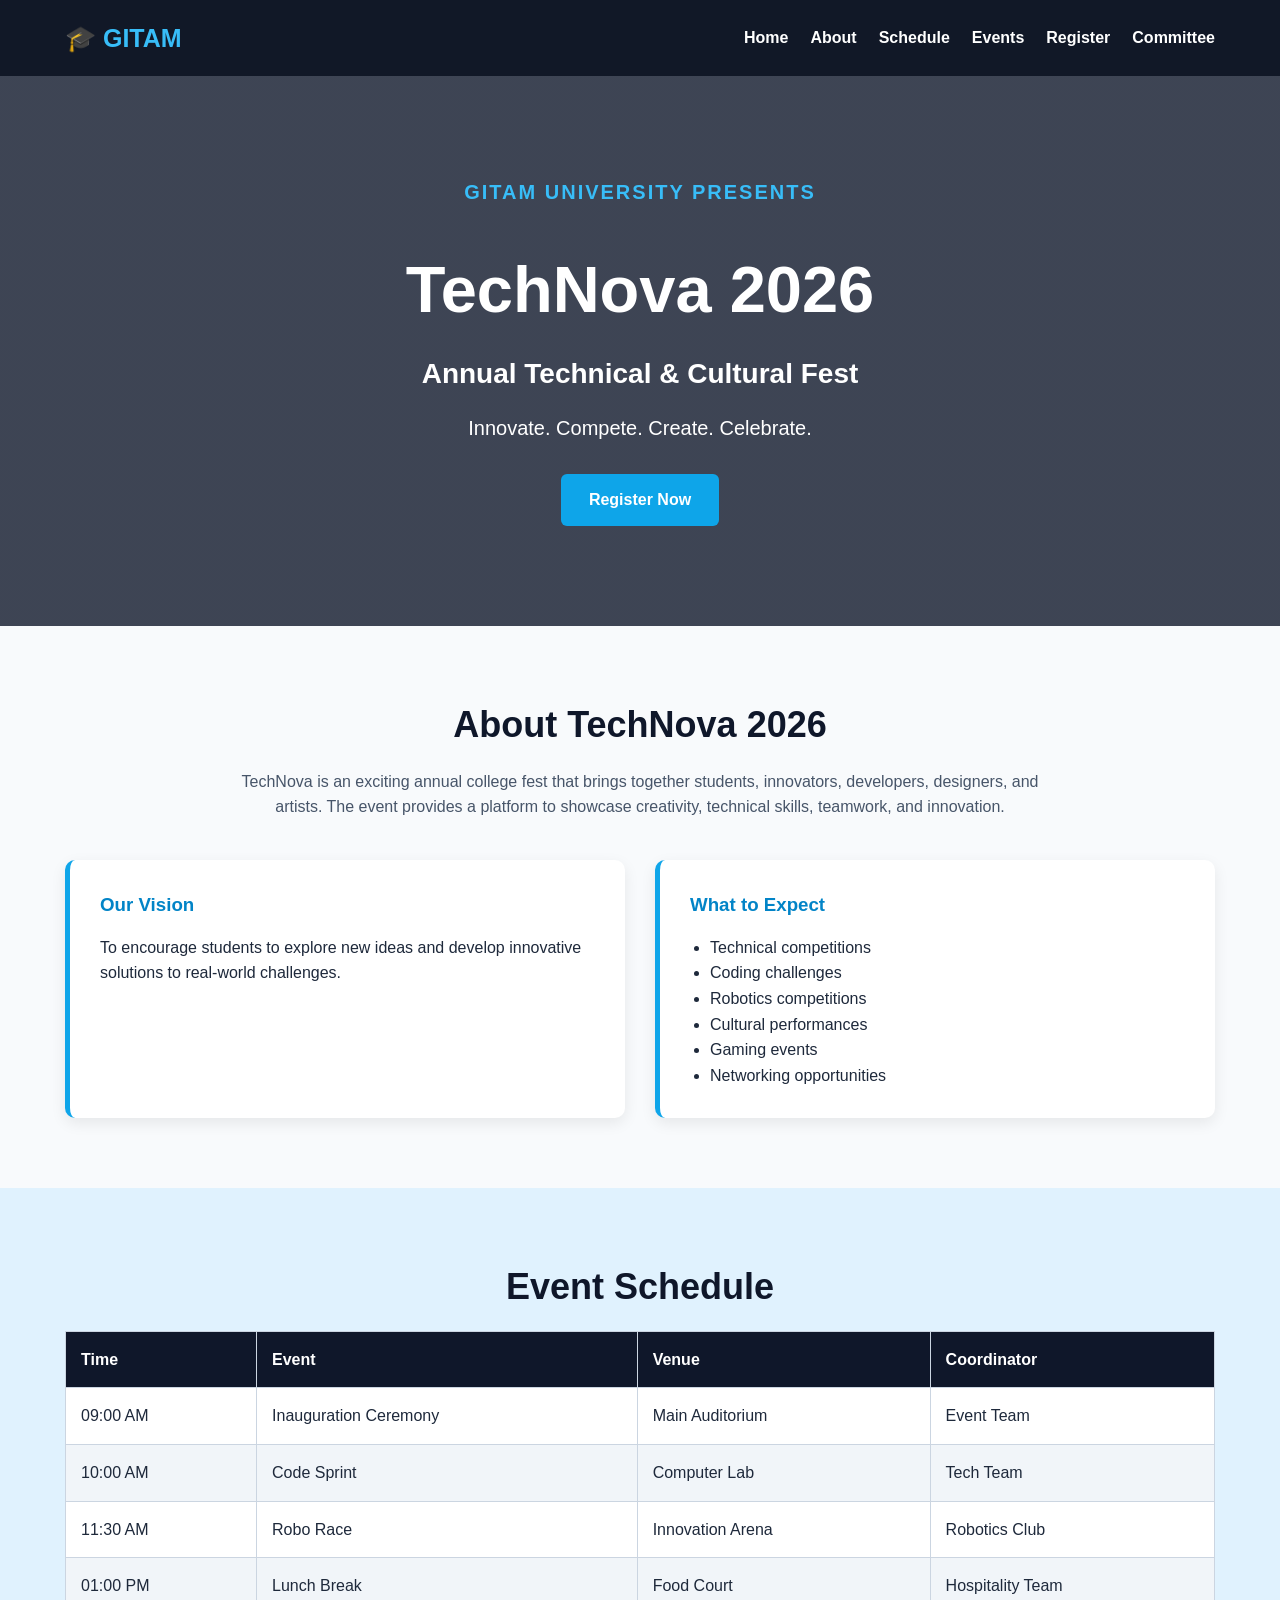
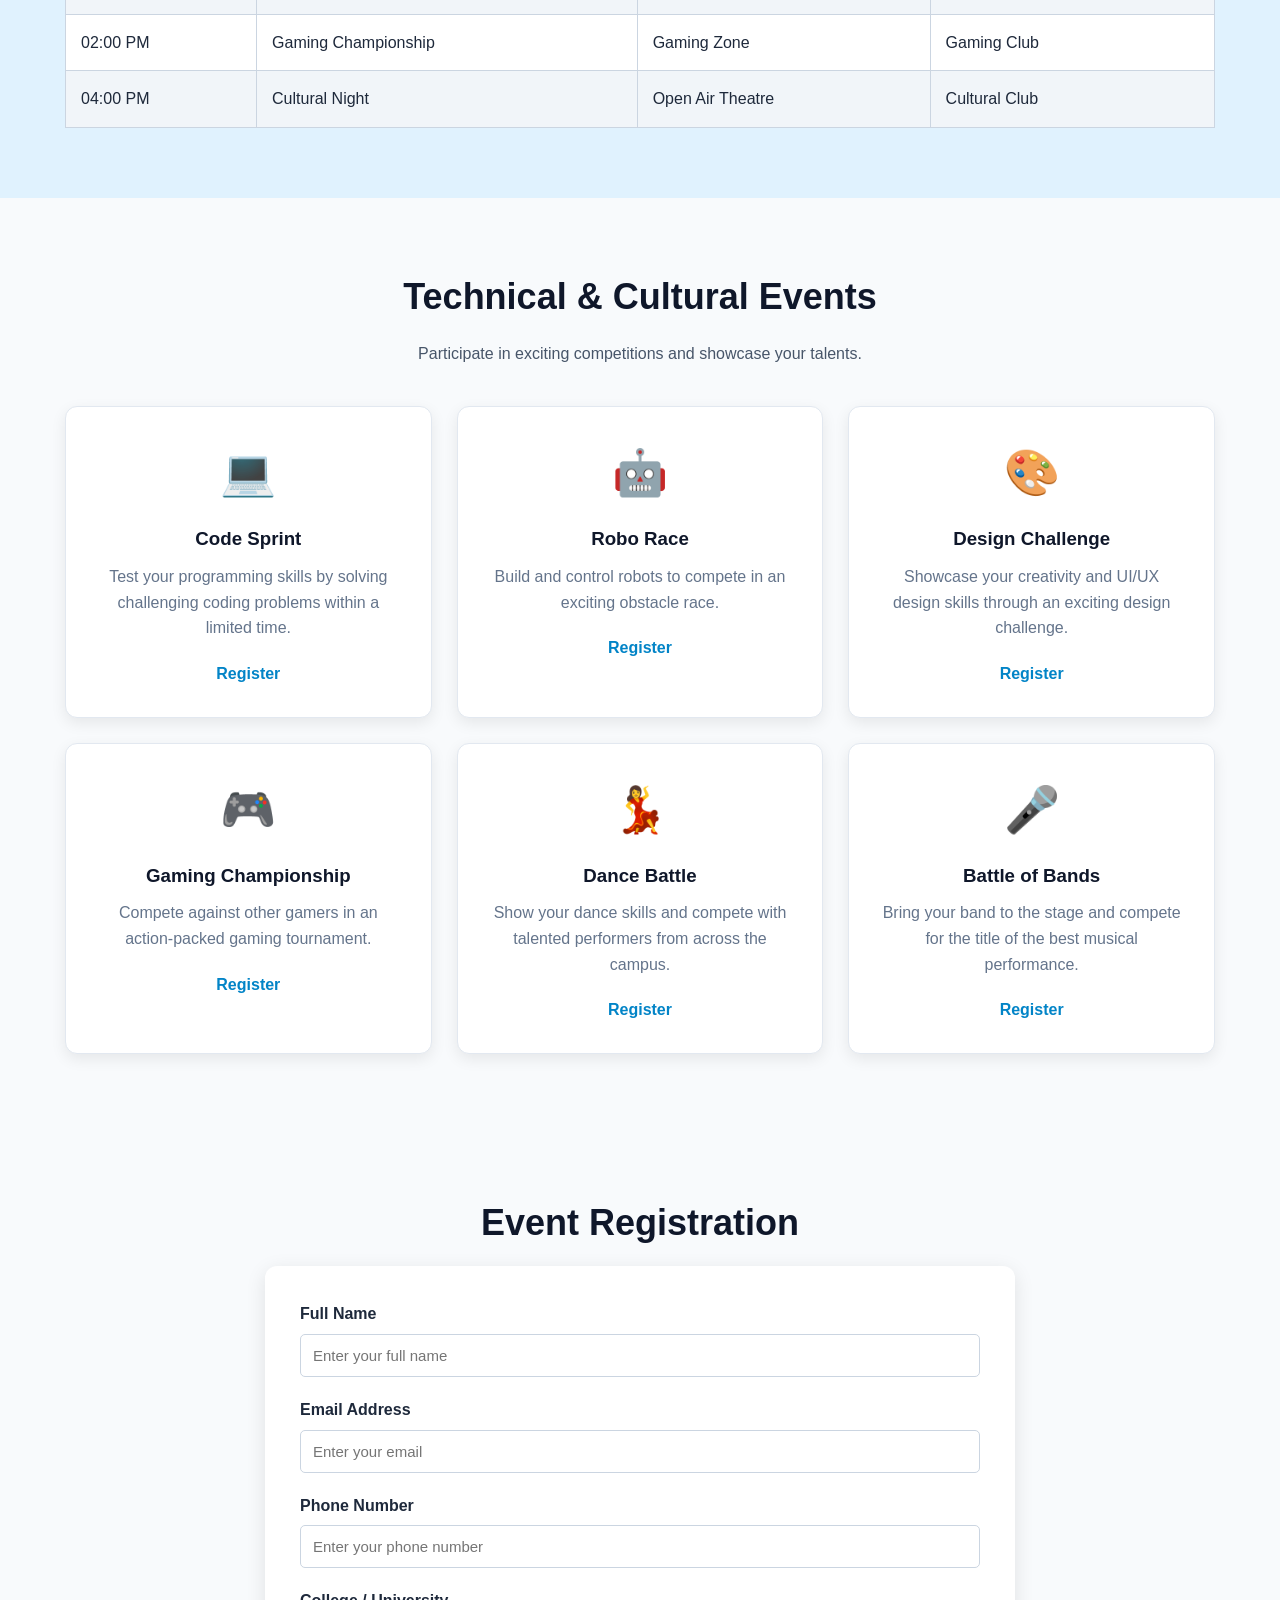
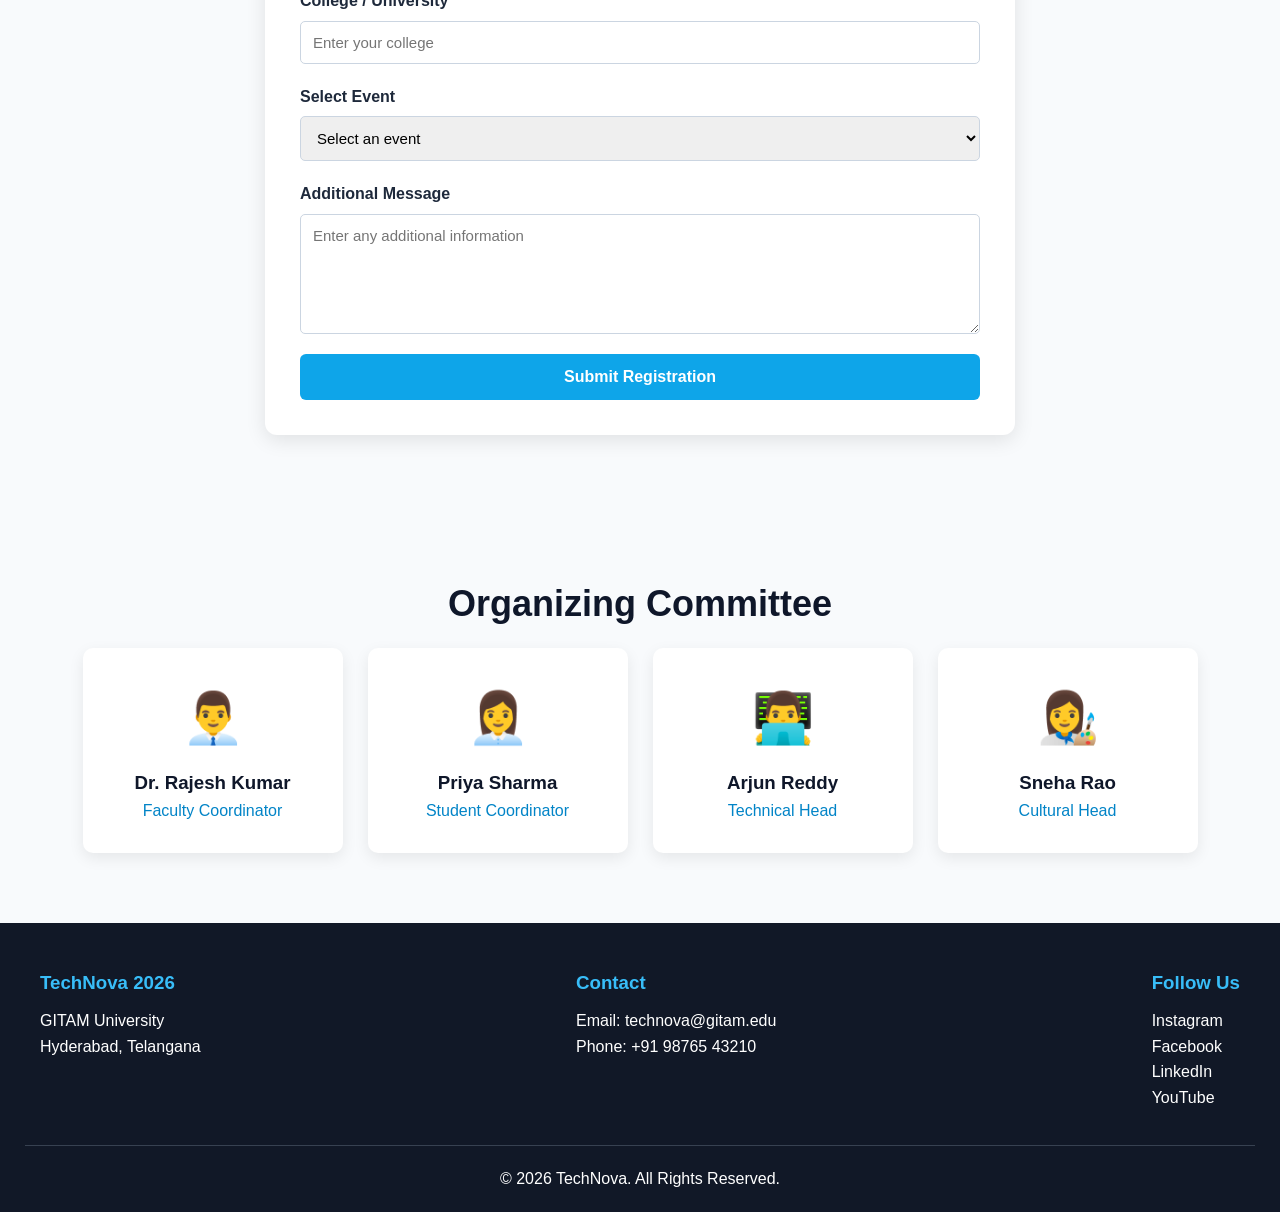
<file: ASSIGNMENT_2/QUESTION_2/index.html>
<!DOCTYPE html>
<html lang="en">
<head>
    <meta charset="UTF-8">
    <meta name="viewport" content="width=device-width, initial-scale=1.0">

    <title>TechNova 2026 - College Technical Fest</title>

    <link rel="stylesheet" href="style.css">
</head>

<body>

    <!-- Header -->
    <header>
        <nav class="navbar">

            <div class="college-logo">
                🎓 GITAM
            </div>

            <ul class="nav-links">
                <li><a href="#home">Home</a></li>
                <li><a href="#about">About</a></li>
                <li><a href="#schedule">Schedule</a></li>
                <li><a href="#events">Events</a></li>
                <li><a href="#register">Register</a></li>
                <li><a href="#committee">Committee</a></li>
            </ul>

        </nav>
    </header>

    <!-- Event Banner -->
    <section class="event-banner" id="home">

        <div class="banner-content">

            <p class="event-label">GITAM UNIVERSITY PRESENTS</p>

            <h1>TechNova 2026</h1>

            <h2>Annual Technical & Cultural Fest</h2>

            <p>
                Innovate. Compete. Create. Celebrate.
            </p>

            <a href="#register" class="btn">
                Register Now
            </a>

        </div>

    </section>

    <!-- About Event -->
    <section class="section" id="about">

        <h2>About TechNova 2026</h2>

        <p class="section-intro">
            TechNova is an exciting annual college fest that brings together
            students, innovators, developers, designers, and artists.
            The event provides a platform to showcase creativity,
            technical skills, teamwork, and innovation.
        </p>

        <div class="about-content">

            <div class="about-box">
                <h3>Our Vision</h3>
                <p>
                    To encourage students to explore new ideas and develop
                    innovative solutions to real-world challenges.
                </p>
            </div>

            <div class="about-box">
                <h3>What to Expect</h3>

                <ul>
                    <li>Technical competitions</li>
                    <li>Coding challenges</li>
                    <li>Robotics competitions</li>
                    <li>Cultural performances</li>
                    <li>Gaming events</li>
                    <li>Networking opportunities</li>
                </ul>
            </div>

        </div>

    </section>

    <!-- Event Schedule -->
    <section class="section schedule-section" id="schedule">

        <h2>Event Schedule</h2>

        <div class="table-container">

            <table>

                <thead>
                    <tr>
                        <th>Time</th>
                        <th>Event</th>
                        <th>Venue</th>
                        <th>Coordinator</th>
                    </tr>
                </thead>

                <tbody>

                    <tr>
                        <td>09:00 AM</td>
                        <td>Inauguration Ceremony</td>
                        <td>Main Auditorium</td>
                        <td>Event Team</td>
                    </tr>

                    <tr>
                        <td>10:00 AM</td>
                        <td>Code Sprint</td>
                        <td>Computer Lab</td>
                        <td>Tech Team</td>
                    </tr>

                    <tr>
                        <td>11:30 AM</td>
                        <td>Robo Race</td>
                        <td>Innovation Arena</td>
                        <td>Robotics Club</td>
                    </tr>

                    <tr>
                        <td>01:00 PM</td>
                        <td>Lunch Break</td>
                        <td>Food Court</td>
                        <td>Hospitality Team</td>
                    </tr>

                    <tr>
                        <td>02:00 PM</td>
                        <td>Gaming Championship</td>
                        <td>Gaming Zone</td>
                        <td>Gaming Club</td>
                    </tr>

                    <tr>
                        <td>04:00 PM</td>
                        <td>Cultural Night</td>
                        <td>Open Air Theatre</td>
                        <td>Cultural Club</td>
                    </tr>

                </tbody>

            </table>

        </div>

    </section>

    <!-- Events -->
    <section class="section" id="events">

        <h2>Technical & Cultural Events</h2>

        <p class="section-intro">
            Participate in exciting competitions and showcase your talents.
        </p>

        <div class="event-grid">

            <article class="event-card">
                <div class="event-icon">💻</div>
                <h3>Code Sprint</h3>
                <p>
                    Test your programming skills by solving challenging
                    coding problems within a limited time.
                </p>
                <a href="#register">Register</a>
            </article>

            <article class="event-card">
                <div class="event-icon">🤖</div>
                <h3>Robo Race</h3>
                <p>
                    Build and control robots to compete in an exciting
                    obstacle race.
                </p>
                <a href="#register">Register</a>
            </article>

            <article class="event-card">
                <div class="event-icon">🎨</div>
                <h3>Design Challenge</h3>
                <p>
                    Showcase your creativity and UI/UX design skills
                    through an exciting design challenge.
                </p>
                <a href="#register">Register</a>
            </article>

            <article class="event-card">
                <div class="event-icon">🎮</div>
                <h3>Gaming Championship</h3>
                <p>
                    Compete against other gamers in an action-packed
                    gaming tournament.
                </p>
                <a href="#register">Register</a>
            </article>

            <article class="event-card">
                <div class="event-icon">💃</div>
                <h3>Dance Battle</h3>
                <p>
                    Show your dance skills and compete with talented
                    performers from across the campus.
                </p>
                <a href="#register">Register</a>
            </article>

            <article class="event-card">
                <div class="event-icon">🎤</div>
                <h3>Battle of Bands</h3>
                <p>
                    Bring your band to the stage and compete for the
                    title of the best musical performance.
                </p>
                <a href="#register">Register</a>
            </article>

        </div>

    </section>

    <!-- Registration Form -->
    <section class="section register-section" id="register">

        <h2>Event Registration</h2>

        <form class="registration-form">

            <div class="form-group">

                <label for="student-name">
                    Full Name
                </label>

                <input
                    type="text"
                    id="student-name"
                    name="student-name"
                    placeholder="Enter your full name"
                    required
                >

            </div>

            <div class="form-group">

                <label for="email">
                    Email Address
                </label>

                <input
                    type="email"
                    id="email"
                    name="email"
                    placeholder="Enter your email"
                    required
                >

            </div>

            <div class="form-group">

                <label for="phone">
                    Phone Number
                </label>

                <input
                    type="tel"
                    id="phone"
                    name="phone"
                    placeholder="Enter your phone number"
                    required
                >

            </div>

            <div class="form-group">

                <label for="college">
                    College / University
                </label>

                <input
                    type="text"
                    id="college"
                    name="college"
                    placeholder="Enter your college"
                    required
                >

            </div>

            <div class="form-group">

                <label for="event">
                    Select Event
                </label>

                <select id="event" name="event">

                    <option value="">
                        Select an event
                    </option>

                    <option value="code-sprint">
                        Code Sprint
                    </option>

                    <option value="robo-race">
                        Robo Race
                    </option>

                    <option value="design">
                        Design Challenge
                    </option>

                    <option value="gaming">
                        Gaming Championship
                    </option>

                    <option value="dance">
                        Dance Battle
                    </option>

                    <option value="bands">
                        Battle of Bands
                    </option>

                </select>

            </div>

            <div class="form-group">

                <label for="message">
                    Additional Message
                </label>

                <textarea
                    id="message"
                    name="message"
                    placeholder="Enter any additional information"
                ></textarea>

            </div>

            <button type="submit">
                Submit Registration
            </button>

        </form>

    </section>

    <!-- Organizing Committee -->
    <section class="section" id="committee">

        <h2>Organizing Committee</h2>

        <div class="committee">

            <article class="committee-member">
                <div class="member-icon">👨‍💼</div>
                <h3>Dr. Rajesh Kumar</h3>
                <p>Faculty Coordinator</p>
            </article>

            <article class="committee-member">
                <div class="member-icon">👩‍💼</div>
                <h3>Priya Sharma</h3>
                <p>Student Coordinator</p>
            </article>

            <article class="committee-member">
                <div class="member-icon">👨‍💻</div>
                <h3>Arjun Reddy</h3>
                <p>Technical Head</p>
            </article>

            <article class="committee-member">
                <div class="member-icon">👩‍🎨</div>
                <h3>Sneha Rao</h3>
                <p>Cultural Head</p>
            </article>

        </div>

    </section>

    <!-- Footer -->
    <footer>

        <div class="footer-content">

            <div>
                <h3>TechNova 2026</h3>
                <p>
                    GITAM University<br>
                    Hyderabad, Telangana
                </p>
            </div>

            <div>
                <h3>Contact</h3>
                <p>
                    Email: technova@gitam.edu<br>
                    Phone: +91 98765 43210
                </p>
            </div>

            <div>
                <h3>Follow Us</h3>

                <ul class="social-links">
                    <li><a href="#">Instagram</a></li>
                    <li><a href="#">Facebook</a></li>
                    <li><a href="#">LinkedIn</a></li>
                    <li><a href="#">YouTube</a></li>
                </ul>

            </div>

        </div>

        <p class="copyright">
            &copy; 2026 TechNova. All Rights Reserved.
        </p>

    </footer>

</body>
</html>
</file>
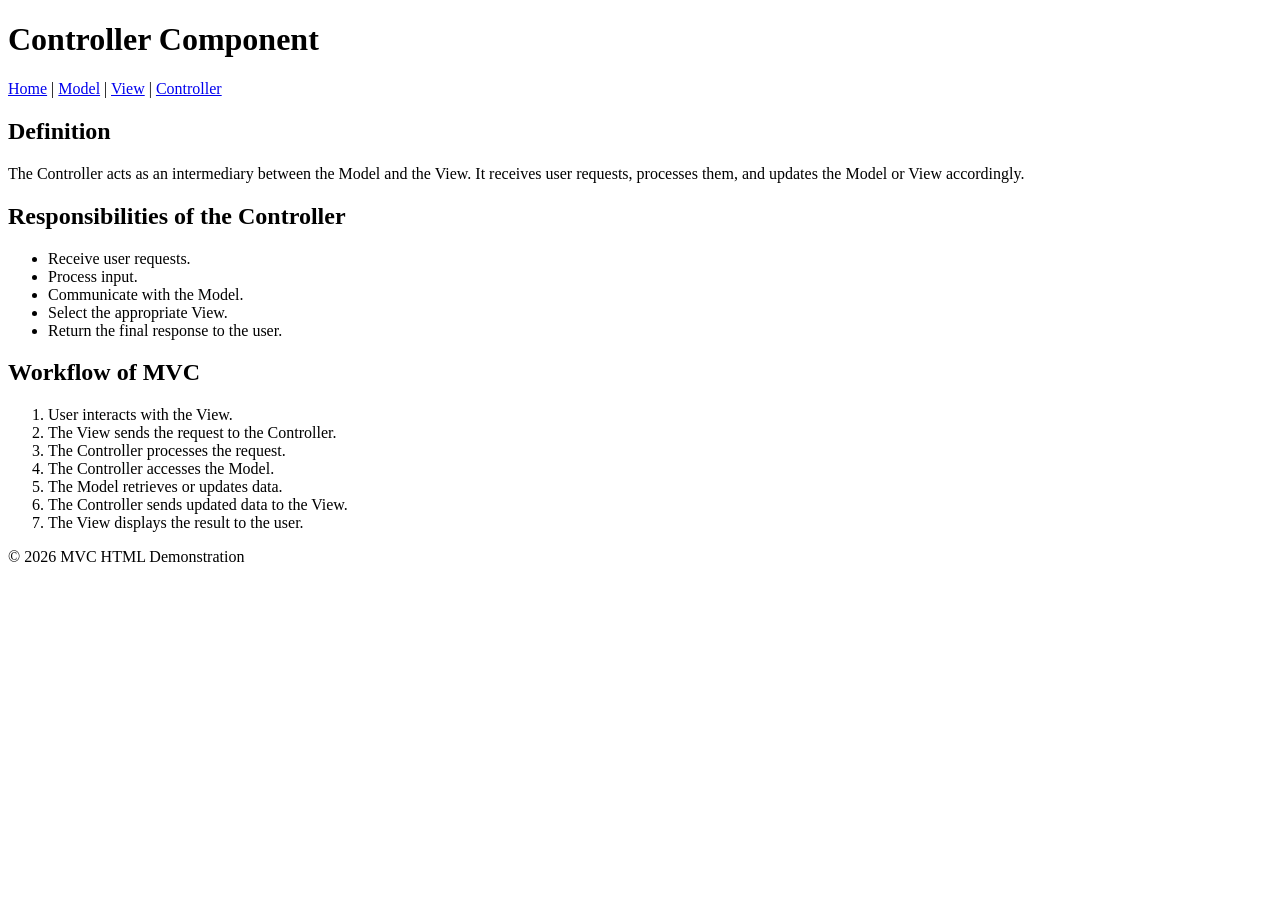
<file: ASSIGNMENT_1/controller.html>
<!DOCTYPE html>
<html lang="en">
<head>
    <meta charset="UTF-8">
    <title>Controller - MVC</title>
</head>
<body>

<header>
    <h1>Controller Component</h1>
</header>

<nav>
    <a href="index.html">Home</a> |
    <a href="model.html">Model</a> |
    <a href="view.html">View</a> |
    <a href="controller.html">Controller</a>
</nav>

<main>

<section>

<h2>Definition</h2>

<p>
The Controller acts as an intermediary between the Model and the View.
It receives user requests, processes them, and updates the Model or View accordingly.
</p>

<h2>Responsibilities of the Controller</h2>

<ul>
    <li>Receive user requests.</li>
    <li>Process input.</li>
    <li>Communicate with the Model.</li>
    <li>Select the appropriate View.</li>
    <li>Return the final response to the user.</li>
</ul>

<h2>Workflow of MVC</h2>

<ol>
    <li>User interacts with the View.</li>
    <li>The View sends the request to the Controller.</li>
    <li>The Controller processes the request.</li>
    <li>The Controller accesses the Model.</li>
    <li>The Model retrieves or updates data.</li>
    <li>The Controller sends updated data to the View.</li>
    <li>The View displays the result to the user.</li>
</ol>

</section>

</main>

<footer>
    <p>&copy; 2026 MVC HTML Demonstration</p>
</footer>

</body>
</html>
</file>
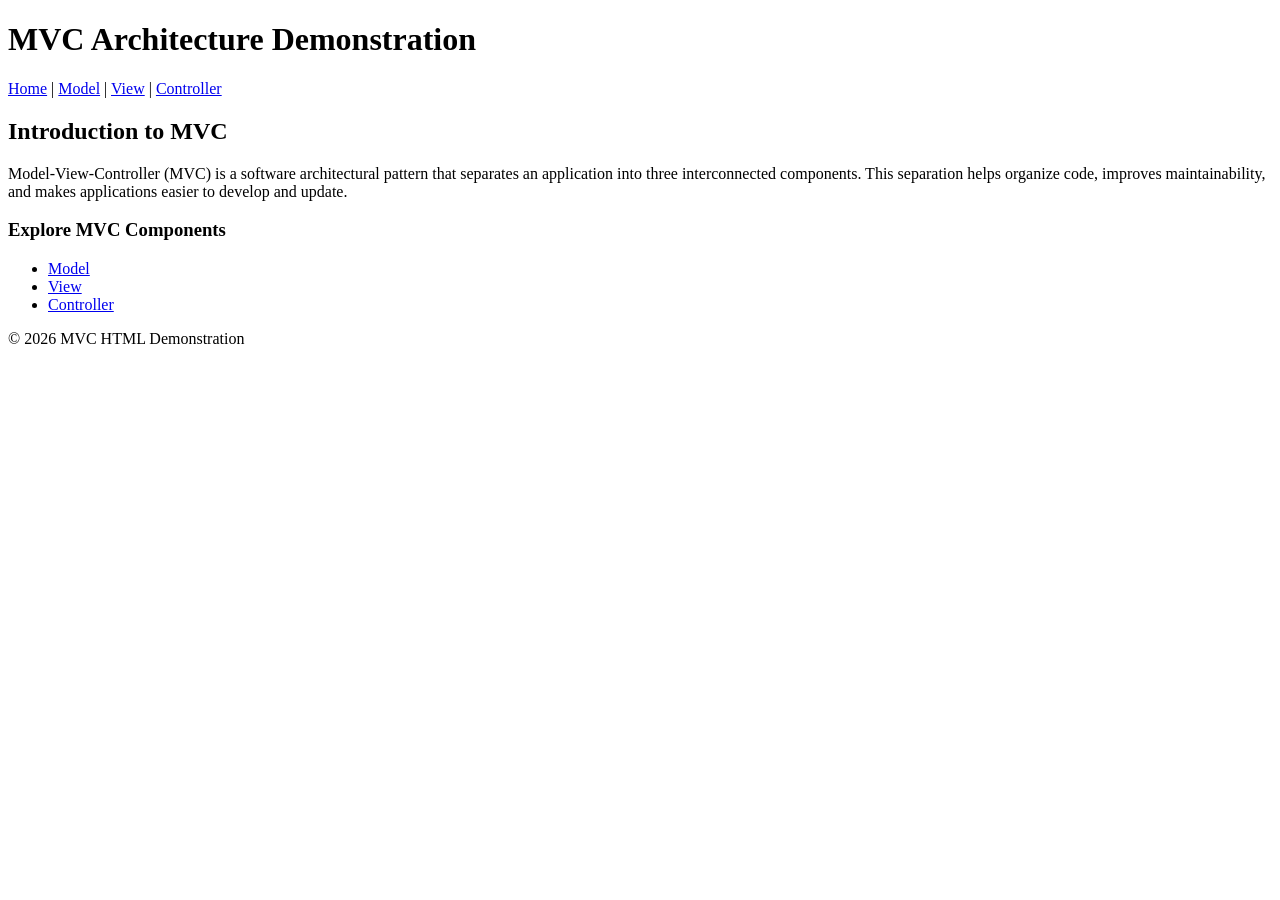
<file: ASSIGNMENT_1/index2.html>
<!DOCTYPE html>
<html lang="en">
<head>
    <meta charset="UTF-8">
    <title>MVC Architecture Demonstration</title>
</head>
<body>

<header>
    <h1>MVC Architecture Demonstration</h1>
</header>

<nav>
    <a href="index.html">Home</a> |
    <a href="model.html">Model</a> |
    <a href="view.html">View</a> |
    <a href="controller.html">Controller</a>
</nav>

<main>

<section>
    <h2>Introduction to MVC</h2>

    <p>
        Model-View-Controller (MVC) is a software architectural pattern
        that separates an application into three interconnected components.
        This separation helps organize code, improves maintainability,
        and makes applications easier to develop and update.
    </p>

    <h3>Explore MVC Components</h3>

    <ul>
        <li><a href="model.html">Model</a></li>
        <li><a href="view.html">View</a></li>
        <li><a href="controller.html">Controller</a></li>
    </ul>

</section>

</main>

<footer>
    <p>&copy; 2026 MVC HTML Demonstration</p>
</footer>

</body>
</html>
</file>
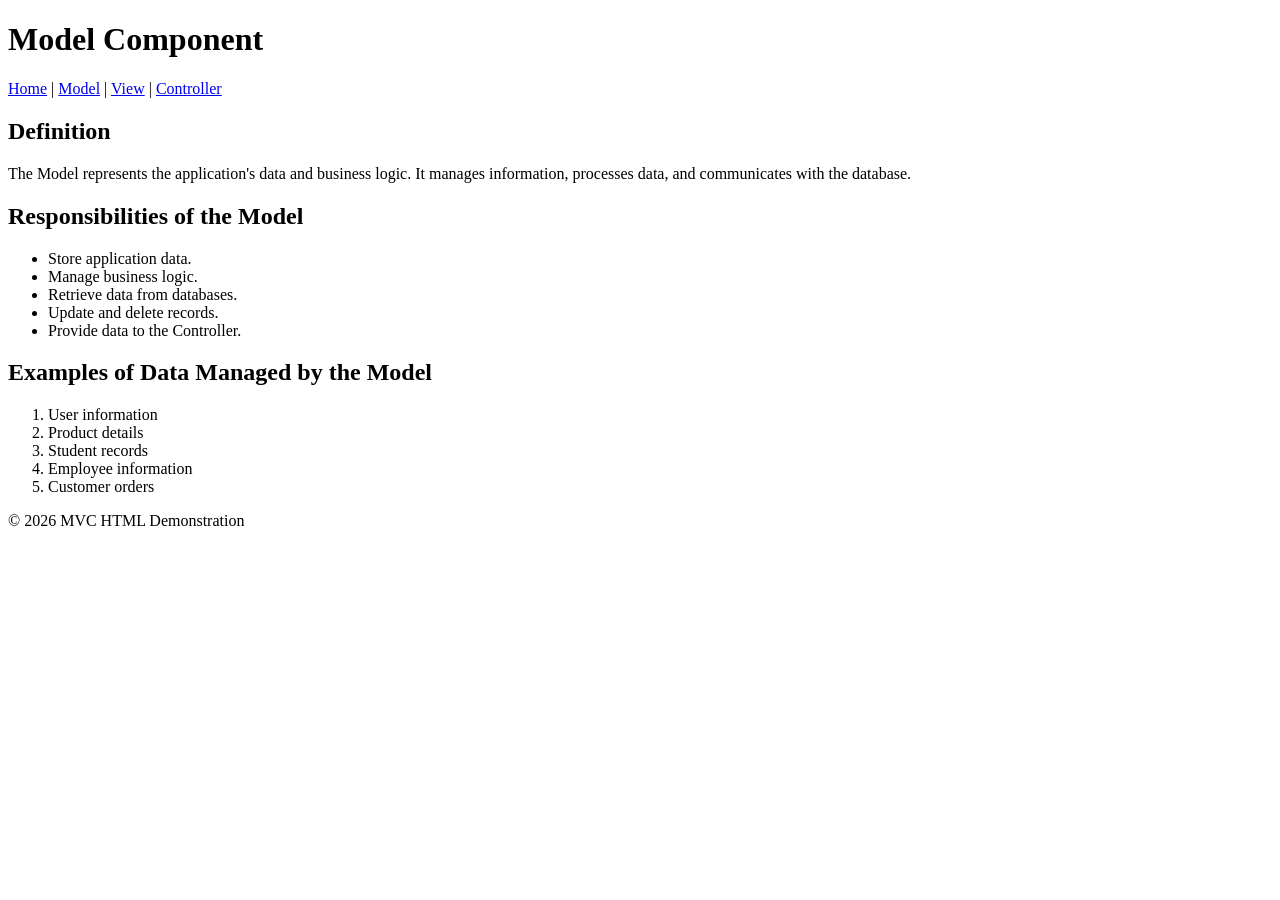
<file: ASSIGNMENT_1/model.html>
<!DOCTYPE html>
<html lang="en">
<head>
    <meta charset="UTF-8">
    <title>Model - MVC</title>
</head>
<body>

<header>
    <h1>Model Component</h1>
</header>

<nav>
    <a href="index.html">Home</a> |
    <a href="model.html">Model</a> |
    <a href="view.html">View</a> |
    <a href="controller.html">Controller</a>
</nav>

<main>

<section>

<h2>Definition</h2>

<p>
The Model represents the application's data and business logic.
It manages information, processes data, and communicates with the database.
</p>

<h2>Responsibilities of the Model</h2>

<ul>
    <li>Store application data.</li>
    <li>Manage business logic.</li>
    <li>Retrieve data from databases.</li>
    <li>Update and delete records.</li>
    <li>Provide data to the Controller.</li>
</ul>

<h2>Examples of Data Managed by the Model</h2>

<ol>
    <li>User information</li>
    <li>Product details</li>
    <li>Student records</li>
    <li>Employee information</li>
    <li>Customer orders</li>
</ol>

</section>

</main>

<footer>
    <p>&copy; 2026 MVC HTML Demonstration</p>
</footer>

</body>
</html>
</file>
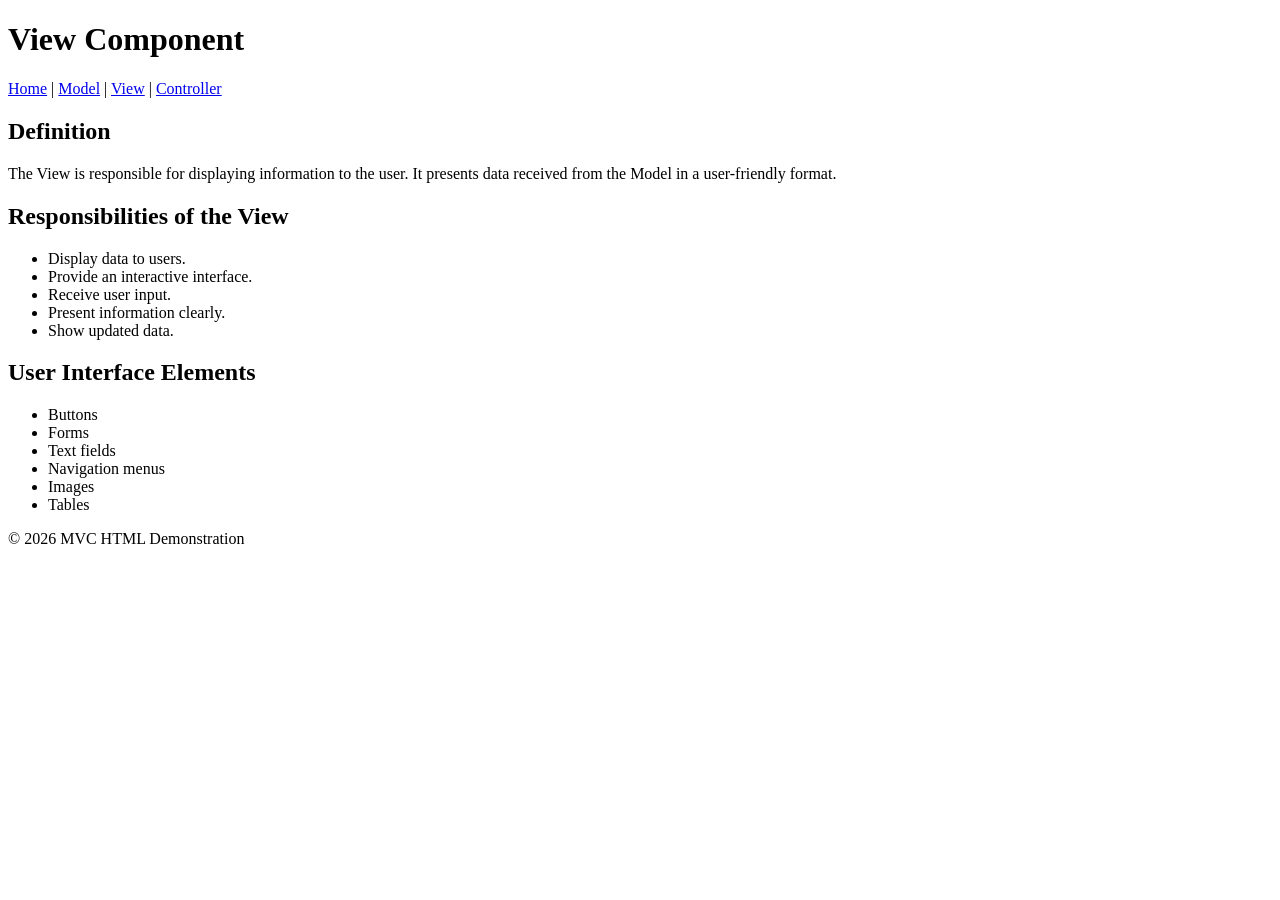
<file: ASSIGNMENT_1/view.html>
<!DOCTYPE html>
<html lang="en">
<head>
    <meta charset="UTF-8">
    <title>View - MVC</title>
</head>
<body>

<header>
    <h1>View Component</h1>
</header>

<nav>
    <a href="index.html">Home</a> |
    <a href="model.html">Model</a> |
    <a href="view.html">View</a> |
    <a href="controller.html">Controller</a>
</nav>

<main>

<section>

<h2>Definition</h2>

<p>
The View is responsible for displaying information to the user.
It presents data received from the Model in a user-friendly format.
</p>

<h2>Responsibilities of the View</h2>

<ul>
    <li>Display data to users.</li>
    <li>Provide an interactive interface.</li>
    <li>Receive user input.</li>
    <li>Present information clearly.</li>
    <li>Show updated data.</li>
</ul>

<h2>User Interface Elements</h2>

<ul>
    <li>Buttons</li>
    <li>Forms</li>
    <li>Text fields</li>
    <li>Navigation menus</li>
    <li>Images</li>
    <li>Tables</li>
</ul>

</section>

</main>

<footer>
    <p>&copy; 2026 MVC HTML Demonstration</p>
</footer>

</body>
</html>
</file>
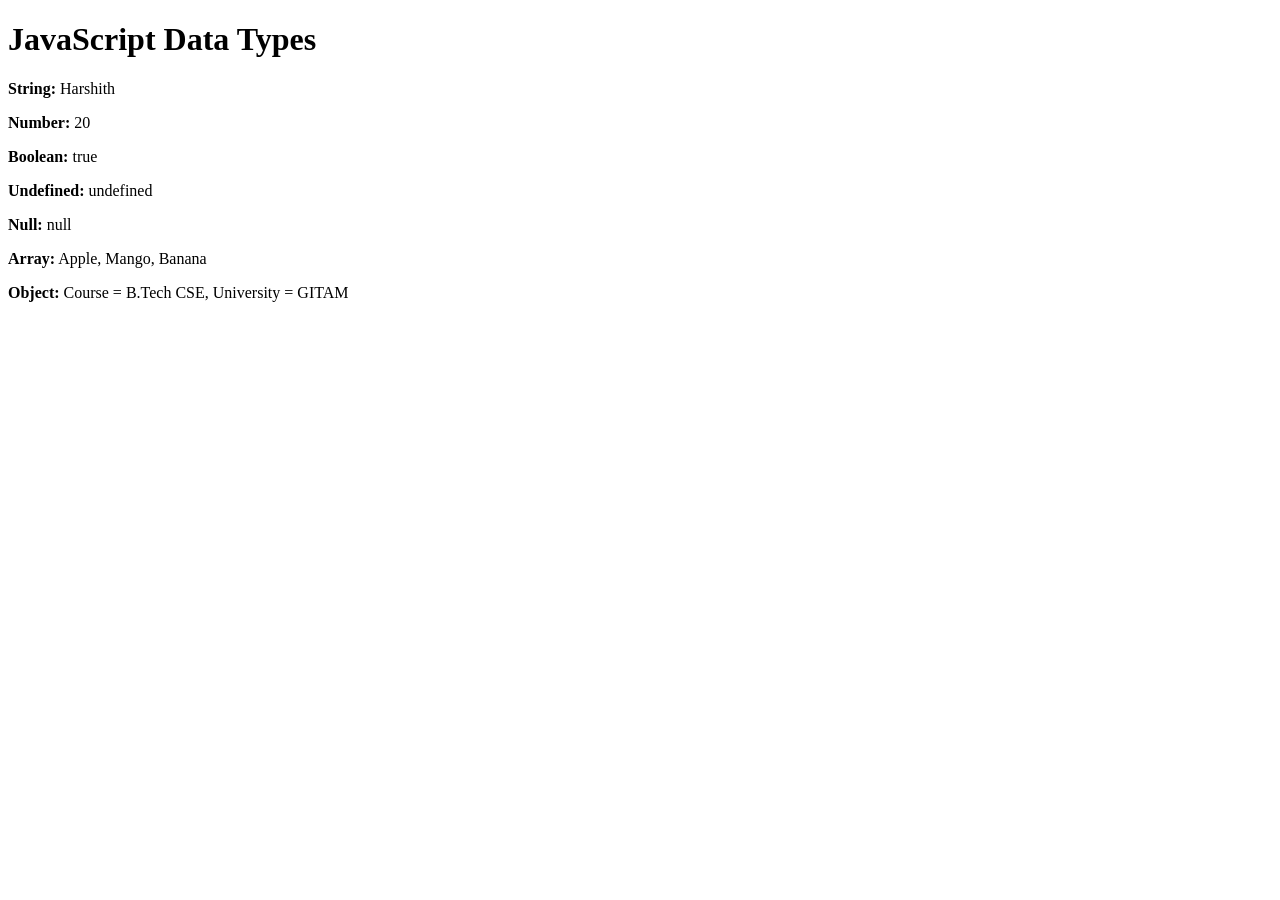
<file: ASSIGNMENT_3/q1.html>
<!DOCTYPE html>
<html>
<head>
    <title>JavaScript Data Types</title>
</head>
<body>

    <h1>JavaScript Data Types</h1>
    <div id="output"></div>

    <script>
        let name = "Harshith";       // String
        let age = 20;                // Number
        let isStudent = true;        // Boolean
        let marks;                   // Undefined
        let emptyValue = null;       // Null
        let fruits = ["Apple", "Mango", "Banana"]; // Array
        let student = {
            course: "B.Tech CSE",
            university: "GITAM"
        }; // Object

        document.getElementById("output").innerHTML =
            "<p><b>String:</b> " + name + "</p>" +
            "<p><b>Number:</b> " + age + "</p>" +
            "<p><b>Boolean:</b> " + isStudent + "</p>" +
            "<p><b>Undefined:</b> " + marks + "</p>" +
            "<p><b>Null:</b> " + emptyValue + "</p>" +
            "<p><b>Array:</b> " + fruits.join(", ") + "</p>" +
            "<p><b>Object:</b> Course = " + student.course +
            ", University = " + student.university + "</p>";
    </script>

</body>
</html>
</file>
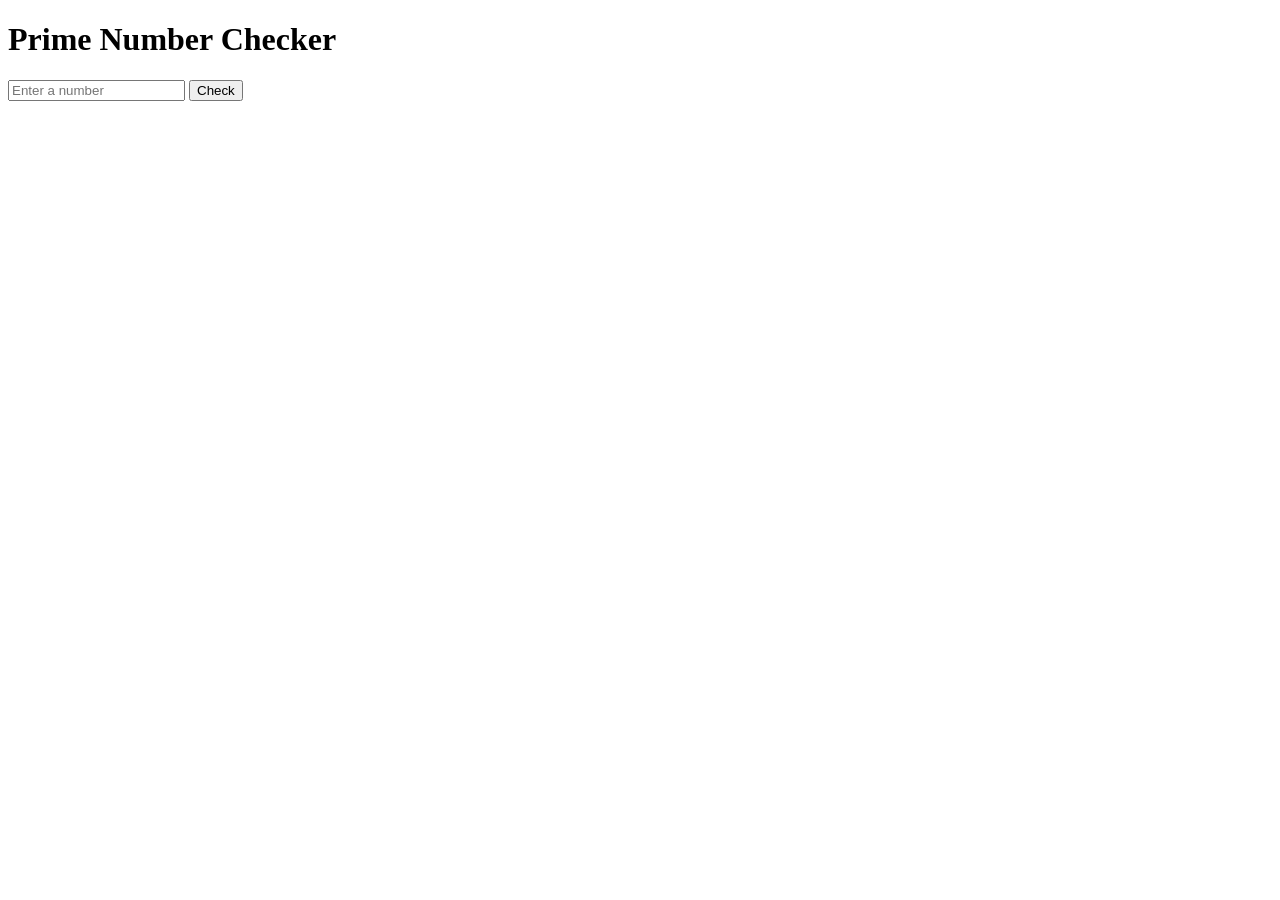
<file: ASSIGNMENT_3/q10.html>
<!DOCTYPE html>
<html>
<head>
    <title>Prime Number</title>
</head>
<body>

    <h1>Prime Number Checker</h1>

    <input type="number" id="number" placeholder="Enter a number">
    <button onclick="checkPrime()">Check</button>

    <p id="result"></p>

    <script>
        function checkPrime() {
            let n = Number(document.getElementById("number").value);
            let isPrime = true;

            if (n < 2) {
                isPrime = false;
            }

            for (let i = 2; i <= Math.sqrt(n); i++) {
                if (n % i === 0) {
                    isPrime = false;
                    break;
                }
            }

            if (isPrime) {
                document.getElementById("result").innerHTML =
                    n + " is a Prime Number.";
            } else {
                document.getElementById("result").innerHTML =
                    n + " is not a Prime Number.";
            }
        }
    </script>

</body>
</html>
</file>
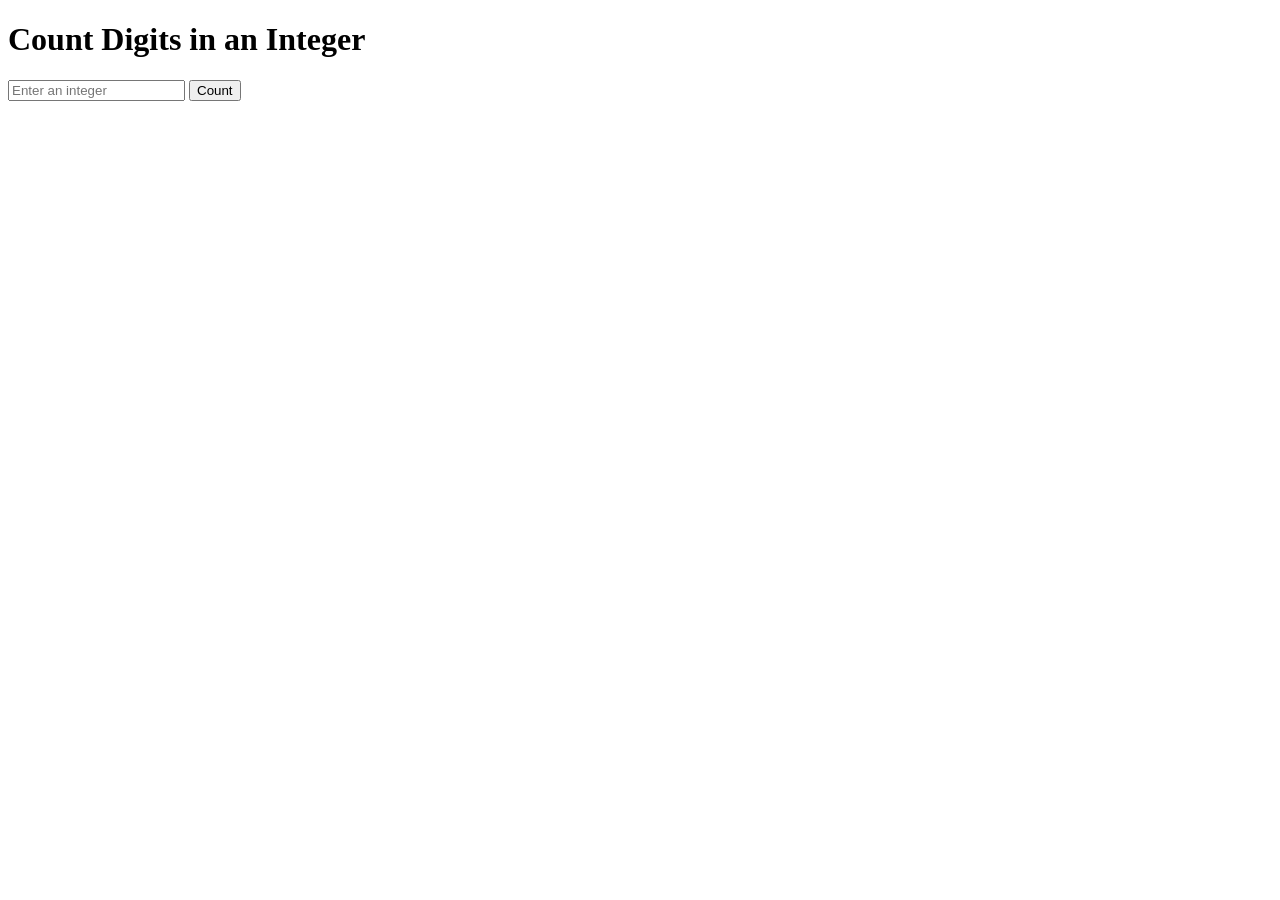
<file: ASSIGNMENT_3/q11.html>
<!DOCTYPE html>
<html>
<head>
    <title>Count Digits</title>
</head>
<body>

    <h1>Count Digits in an Integer</h1>

    <input type="number" id="number" placeholder="Enter an integer">
    <button onclick="countDigits()">Count</button>

    <p id="result"></p>

    <script>
        function countDigits() {
            let n = Math.abs(
                parseInt(document.getElementById("number").value)
            );

            let count = 0;

            if (n === 0) {
                count = 1;
            } else {
                while (n > 0) {
                    n = Math.floor(n / 10);
                    count++;
                }
            }

            document.getElementById("result").innerHTML =
                "Number of digits: " + count;
        }
    </script>

</body>
</html>
</file>
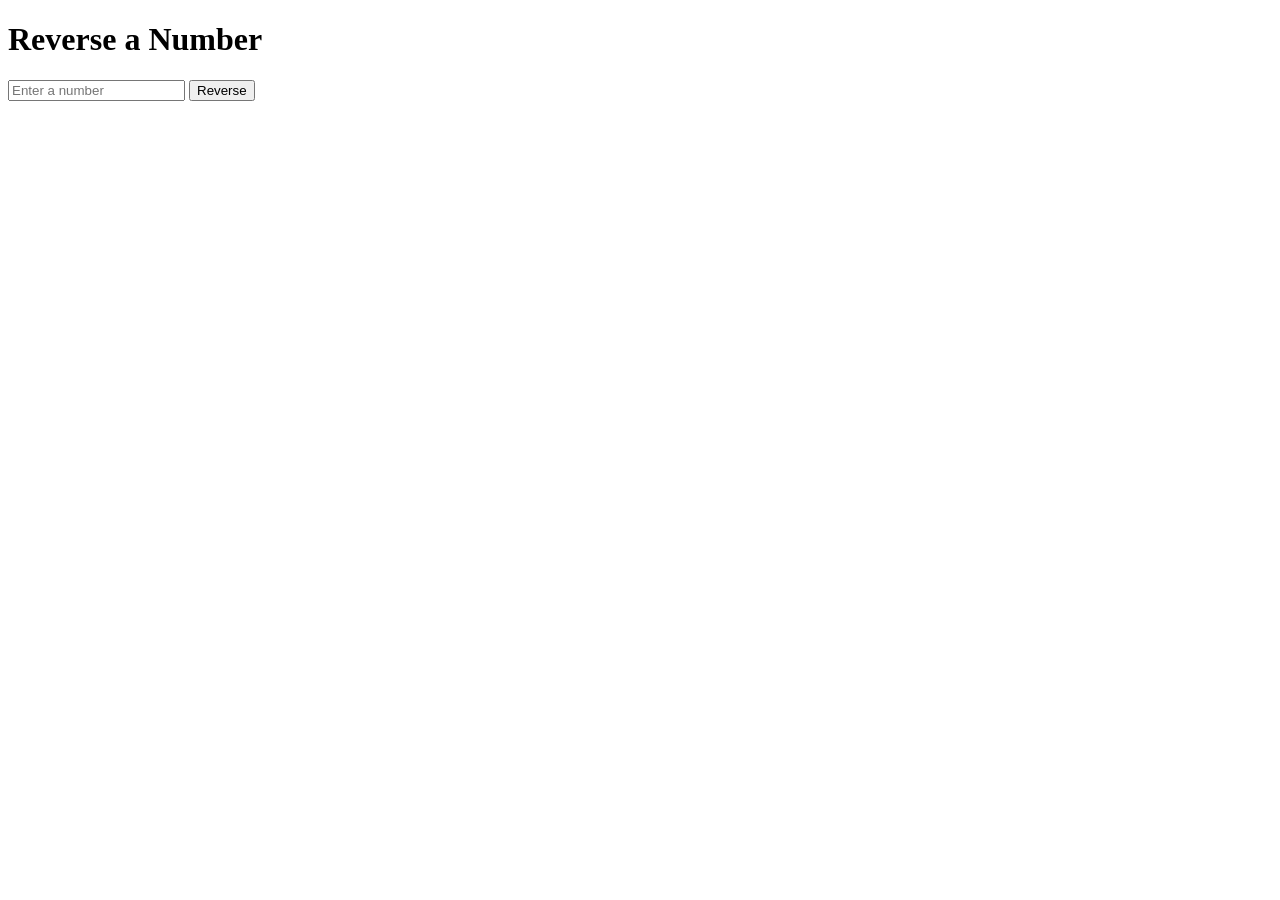
<file: ASSIGNMENT_3/q12.html>
<!DOCTYPE html>
<html>
<head>
    <title>Reverse Number</title>
</head>
<body>

    <h1>Reverse a Number</h1>

    <input type="number" id="number" placeholder="Enter a number">
    <button onclick="reverseNumber()">Reverse</button>

    <p id="result"></p>

    <script>
        function reverseNumber() {
            let n = Math.abs(
                parseInt(document.getElementById("number").value)
            );

            let reverse = 0;

            while (n > 0) {
                let digit = n % 10;
                reverse = reverse * 10 + digit;
                n = Math.floor(n / 10);
            }

            document.getElementById("result").innerHTML =
                "Reversed Number: " + reverse;
        }
    </script>

</body>
</html>
</file>
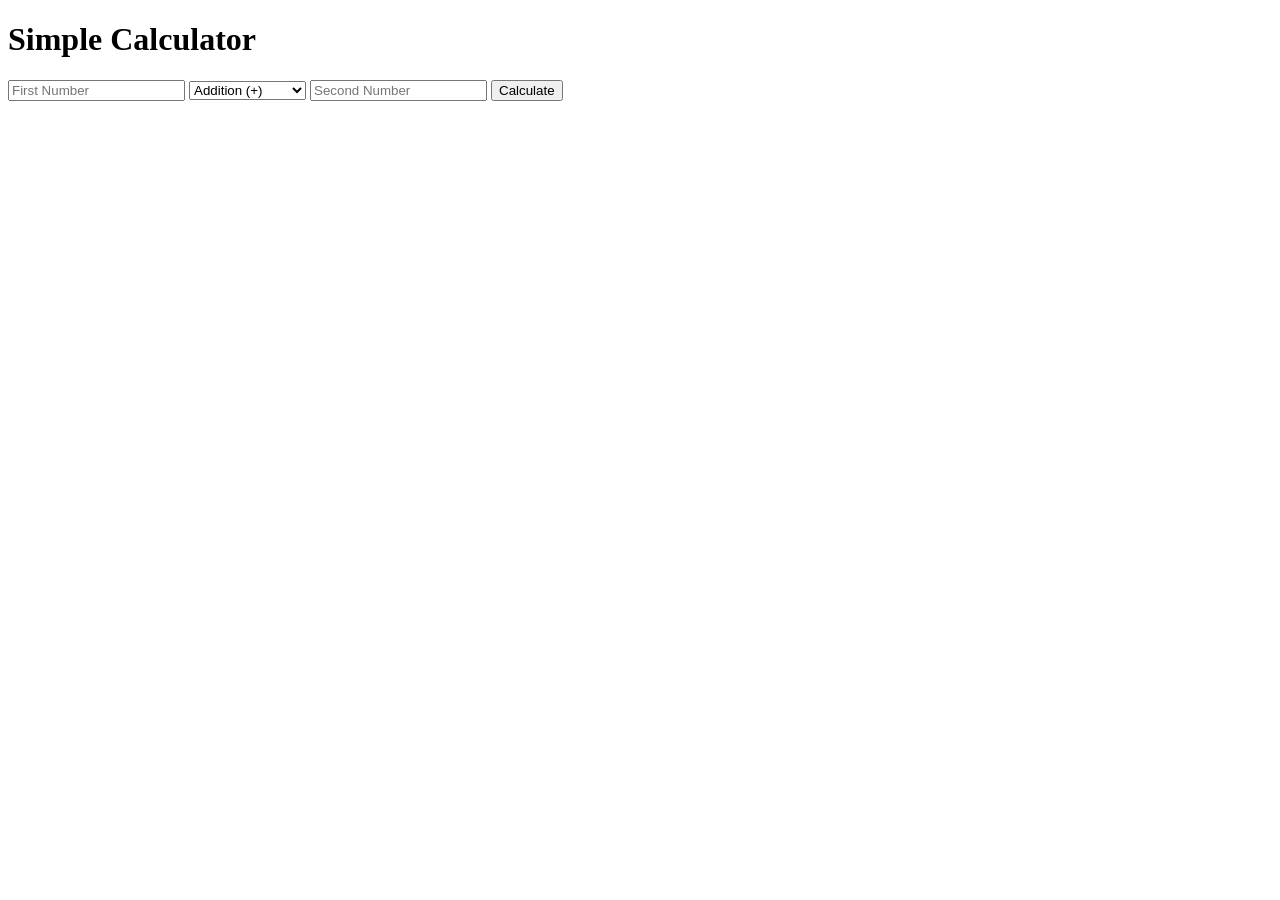
<file: ASSIGNMENT_3/q13.html>
<!DOCTYPE html>
<html>
<head>
    <title>Switch Calculator</title>
</head>
<body>

    <h1>Simple Calculator</h1>

    <input type="number" id="num1" placeholder="First Number">

    <select id="operator">
        <option value="+">Addition (+)</option>
        <option value="-">Subtraction (-)</option>
        <option value="*">Multiplication (*)</option>
        <option value="/">Division (/)</option>
        <option value="%">Modulus (%)</option>
    </select>

    <input type="number" id="num2" placeholder="Second Number">

    <button onclick="calculate()">Calculate</button>

    <p id="result"></p>

    <script>
        function calculate() {
            let a = Number(document.getElementById("num1").value);
            let b = Number(document.getElementById("num2").value);
            let operator = document.getElementById("operator").value;
            let result;

            switch (operator) {
                case "+":
                    result = a + b;
                    break;

                case "-":
                    result = a - b;
                    break;

                case "*":
                    result = a * b;
                    break;

                case "/":
                    result = b !== 0 ? a / b : "Cannot divide by zero";
                    break;

                case "%":
                    result = a % b;
                    break;

                default:
                    result = "Invalid operator";
            }

            document.getElementById("result").innerHTML =
                "Result: " + result;
        }
    </script>

</body>
</html>
</file>
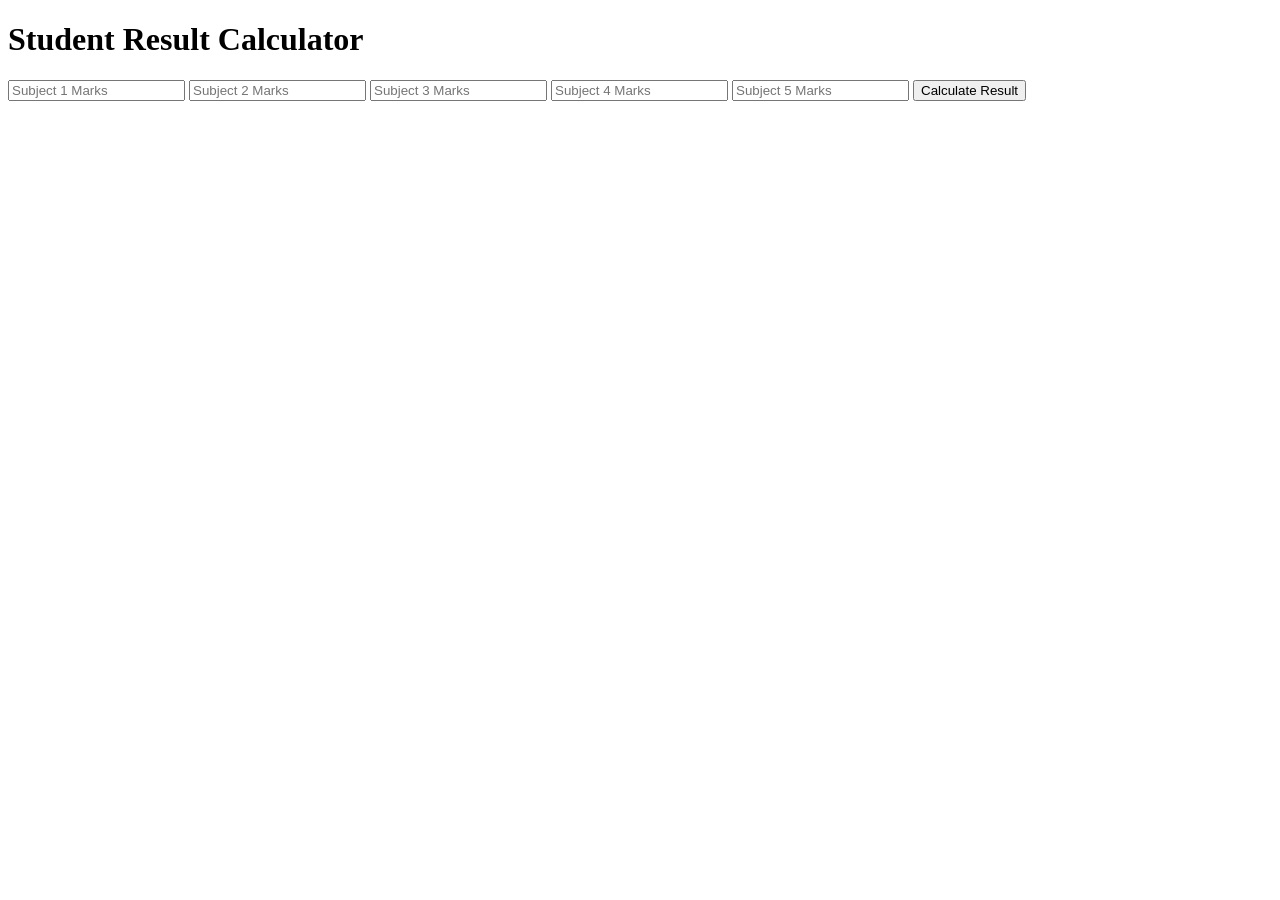
<file: ASSIGNMENT_3/q14.html>
<!DOCTYPE html>
<html>
<head>
    <title>Student Grade Calculator</title>
</head>
<body>

    <h1>Student Result Calculator</h1>

    <input type="number" id="m1" placeholder="Subject 1 Marks">
    <input type="number" id="m2" placeholder="Subject 2 Marks">
    <input type="number" id="m3" placeholder="Subject 3 Marks">
    <input type="number" id="m4" placeholder="Subject 4 Marks">
    <input type="number" id="m5" placeholder="Subject 5 Marks">

    <button onclick="calculateResult()">Calculate Result</button>

    <div id="result"></div>

    <script>
        function calculateTotal(marks) {
            let total = 0;

            for (let mark of marks) {
                total += mark;
            }

            return total;
        }

        function calculateAverage(total, subjects) {
            return total / subjects;
        }

        function calculatePercentage(total, maximum) {
            return (total / maximum) * 100;
        }

        function calculateGrade(percentage) {
            if (percentage >= 90) {
                return "A+";
            } else if (percentage >= 80) {
                return "A";
            } else if (percentage >= 70) {
                return "B";
            } else if (percentage >= 60) {
                return "C";
            } else if (percentage >= 50) {
                return "D";
            } else {
                return "F";
            }
        }

        function calculateResult() {
            let marks = [
                Number(document.getElementById("m1").value),
                Number(document.getElementById("m2").value),
                Number(document.getElementById("m3").value),
                Number(document.getElementById("m4").value),
                Number(document.getElementById("m5").value)
            ];

            let total = calculateTotal(marks);
            let average = calculateAverage(total, 5);
            let percentage = calculatePercentage(total, 500);
            let grade = calculateGrade(percentage);

            document.getElementById("result").innerHTML =
                "<h3>Student Result</h3>" +
                "<p>Total Marks: " + total + " / 500</p>" +
                "<p>Average: " + average.toFixed(2) + "</p>" +
                "<p>Percentage: " + percentage.toFixed(2) + "%</p>" +
                "<p>Grade: " + grade + "</p>";
        }
    </script>

</body>
</html>
</file>
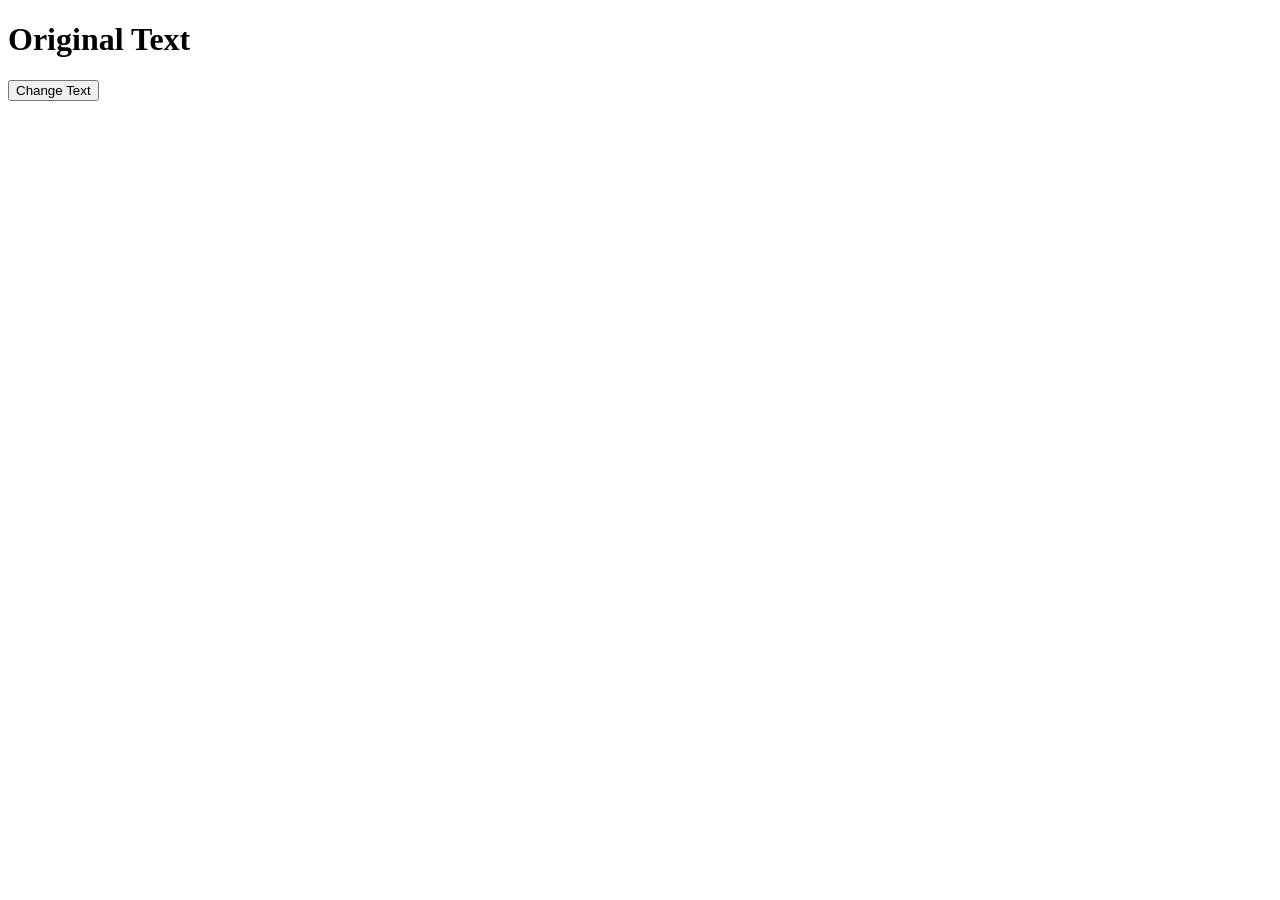
<file: ASSIGNMENT_3/q15.html>
<!DOCTYPE html>
<html>
<head>
    <title>DOM Text Change</title>
</head>
<body>

    <h1 id="heading">Original Text</h1>

    <button onclick="changeText()">Change Text</button>

    <script>
        function changeText() {
            document.getElementById("heading").innerHTML =
                "The text has been changed dynamically!";
        }
    </script>

</body>
</html>
</file>
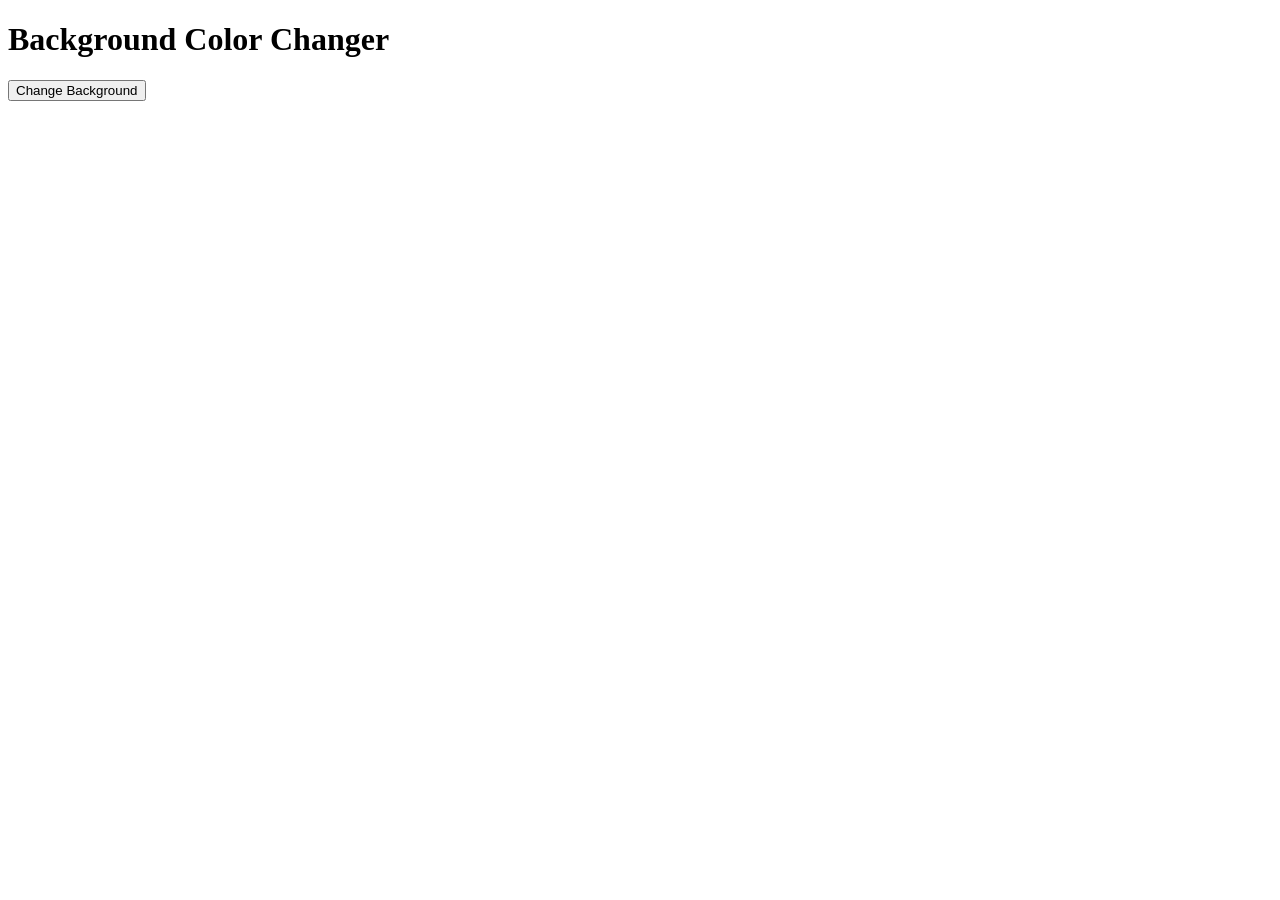
<file: ASSIGNMENT_3/q16.html>
<!DOCTYPE html>
<html>
<head>
    <title>Change Background Color</title>
</head>
<body>

    <h1>Background Color Changer</h1>

    <button onclick="changeColor()">Change Background</button>

    <script>
        function changeColor() {
            document.body.style.backgroundColor = "lightblue";
        }
    </script>

</body>
</html>
</file>
<file: ASSIGNMENT_2/QUESTION_2/style.css>
/* =========================
   GENERAL STYLES
========================= */

* {
    margin: 0;
    padding: 0;
    box-sizing: border-box;
}

html {
    scroll-behavior: smooth;
}

body {
    font-family: Arial, Helvetica, sans-serif;
    line-height: 1.6;
    color: #1e293b;
    background-color: #f8fafc;
}

/* =========================
   HEADER
========================= */

header {
    background-color: #111827;
    color: white;

    position: sticky;
    top: 0;
    z-index: 1000;
}

.navbar {
    max-width: 1200px;
    margin: auto;
    padding: 18px 25px;

    display: flex;
    justify-content: space-between;
    align-items: center;
}

.college-logo {
    font-size: 25px;
    font-weight: bold;
    color: #38bdf8;
}

.nav-links {
    list-style: none;

    display: flex;
    gap: 22px;
}

.nav-links a {
    color: white;
    text-decoration: none;
    font-weight: bold;

    transition: 0.3s;
}

.nav-links a:hover {
    color: #38bdf8;
}

/* =========================
   EVENT BANNER
========================= */

.event-banner {
    min-height: 550px;

    display: flex;
    justify-content: center;
    align-items: center;

    text-align: center;
    color: white;

    background:
        linear-gradient(
            rgba(15, 23, 42, 0.8),
            rgba(15, 23, 42, 0.8)
        ),
        url("https://images.unsplash.com/photo-1511578314322-379afb476865?auto=format&fit=crop&w=1600&q=80");

    background-size: cover;
    background-position: center;
}

.banner-content {
    max-width: 800px;
    padding: 30px;
}

.event-label {
    color: #38bdf8;
    font-weight: bold;
    letter-spacing: 2px;
}

.banner-content h1 {
    font-size: 65px;
    margin: 10px 0;
}

.banner-content h2 {
    font-size: 28px;
    margin-bottom: 15px;
}

.banner-content p {
    font-size: 20px;
    margin-bottom: 30px;
}

.btn {
    display: inline-block;

    background-color: #0ea5e9;
    color: white;

    padding: 13px 28px;

    border-radius: 6px;
    text-decoration: none;
    font-weight: bold;

    transition: 0.3s;
}

.btn:hover {
    background-color: #0284c7;
    transform: translateY(-3px);
}

/* =========================
   COMMON SECTION
========================= */

.section {
    max-width: 1200px;
    margin: auto;
    padding: 70px 25px;
}

.section h2 {
    text-align: center;

    color: #0f172a;

    font-size: 36px;
    margin-bottom: 15px;
}

.section-intro {
    max-width: 800px;
    margin: 0 auto 40px;

    text-align: center;

    color: #475569;
}

/* =========================
   ABOUT
========================= */

.about-content {
    display: flex;
    gap: 30px;
}

.about-box {
    flex: 1;

    background-color: white;

    padding: 30px;

    border-radius: 10px;

    border-left: 5px solid #0ea5e9;

    box-shadow: 0 5px 15px rgba(0, 0, 0, 0.08);
}

.about-box h3 {
    color: #0284c7;
    margin-bottom: 15px;
}

.about-box ul {
    padding-left: 20px;
}

/* =========================
   SCHEDULE TABLE
========================= */

.schedule-section {
    max-width: none;
    background-color: #e0f2fe;
}

.table-container {
    max-width: 1150px;
    margin: auto;

    overflow-x: auto;
}

table {
    width: 100%;
    border-collapse: collapse;

    background-color: white;
}

th,
td {
    padding: 15px;

    border: 1px solid #cbd5e1;

    text-align: left;
}

th {
    background-color: #0f172a;
    color: white;
}

tr:nth-child(even) {
    background-color: #f1f5f9;
}

/* =========================
   EVENT CARDS
========================= */

.event-grid {
    display: grid;

    grid-template-columns: repeat(3, 1fr);

    gap: 25px;
}

.event-card {
    background-color: white;

    padding: 30px;

    text-align: center;

    border-radius: 12px;

    border: 1px solid #e2e8f0;

    box-shadow: 0 5px 15px rgba(0, 0, 0, 0.08);

    transition: 0.3s;
}

.event-card:hover {
    transform: translateY(-8px);

    box-shadow: 0 12px 25px rgba(0, 0, 0, 0.15);

    border-color: #0ea5e9;
}

.event-icon {
    font-size: 45px;
    margin-bottom: 15px;
}

.event-card h3 {
    color: #0f172a;
    margin-bottom: 10px;
}

.event-card p {
    color: #64748b;
    margin-bottom: 20px;
}

.event-card a {
    display: inline-block;

    color: #0284c7;

    text-decoration: none;

    font-weight: bold;
}

.event-card a:hover {
    text-decoration: underline;
}

/* =========================
   REGISTRATION FORM
========================= */

.register-section {
    max-width: 800px;
}

.registration-form {
    background-color: white;

    padding: 35px;

    border-radius: 12px;

    box-shadow: 0 5px 20px rgba(0, 0, 0, 0.1);

    display: flex;
    flex-direction: column;
    gap: 20px;
}

.form-group {
    display: flex;
    flex-direction: column;
    gap: 7px;
}

.form-group label {
    font-weight: bold;
}

.form-group input,
.form-group select,
.form-group textarea {
    padding: 12px;

    border: 1px solid #cbd5e1;

    border-radius: 5px;

    font-family: inherit;

    font-size: 15px;
}

.form-group textarea {
    min-height: 120px;

    resize: vertical;
}

.registration-form button {
    padding: 14px;

    background-color: #0ea5e9;

    color: white;

    border: none;

    border-radius: 6px;

    font-size: 16px;

    font-weight: bold;

    cursor: pointer;

    transition: 0.3s;
}

.registration-form button:hover {
    background-color: #0284c7;
}

/* =========================
   COMMITTEE
========================= */

.committee {
    display: flex;

    justify-content: center;

    gap: 25px;

    flex-wrap: wrap;
}

.committee-member {
    flex: 1 1 220px;

    max-width: 260px;

    padding: 30px;

    text-align: center;

    background-color: white;

    border-radius: 10px;

    box-shadow: 0 5px 15px rgba(0, 0, 0, 0.08);
}

.member-icon {
    font-size: 50px;
    margin-bottom: 10px;
}

.committee-member h3 {
    color: #0f172a;
}

.committee-member p {
    color: #0284c7;
}

/* =========================
   FOOTER
========================= */

footer {
    background-color: #111827;

    color: white;

    padding: 45px 25px 20px;
}

.footer-content {
    max-width: 1200px;

    margin: auto;

    display: flex;

    justify-content: space-between;

    gap: 40px;
}

.footer-content h3 {
    color: #38bdf8;

    margin-bottom: 10px;
}

.social-links {
    list-style: none;
}

.social-links a {
    color: white;

    text-decoration: none;
}

.social-links a:hover {
    color: #38bdf8;
}

.copyright {
    text-align: center;

    margin-top: 35px;

    padding-top: 20px;

    border-top: 1px solid #374151;
}

/* =========================
   TABLET RESPONSIVENESS
========================= */

@media (max-width: 900px) {

    .navbar {
        flex-direction: column;

        gap: 15px;
    }

    .event-grid {
        grid-template-columns: repeat(2, 1fr);
    }

    .about-content {
        flex-direction: column;
    }

    .footer-content {
        flex-wrap: wrap;
    }

    .banner-content h1 {
        font-size: 50px;
    }
}

/* =========================
   MOBILE RESPONSIVENESS
========================= */

@media (max-width: 600px) {

    .navbar {
        padding: 15px;
    }

    .nav-links {
        flex-direction: column;

        align-items: center;

        gap: 8px;
    }

    .event-banner {
        min-height: 500px;
    }

    .banner-content h1 {
        font-size: 38px;
    }

    .banner-content h2 {
        font-size: 22px;
    }

    .banner-content p {
        font-size: 17px;
    }

    .section {
        padding: 50px 15px;
    }

    .section h2 {
        font-size: 28px;
    }

    .event-grid {
        grid-template-columns: 1fr;
    }

    .footer-content {
        flex-direction: column;

        text-align: center;
    }

    table {
        font-size: 14px;
    }
}
</file>
